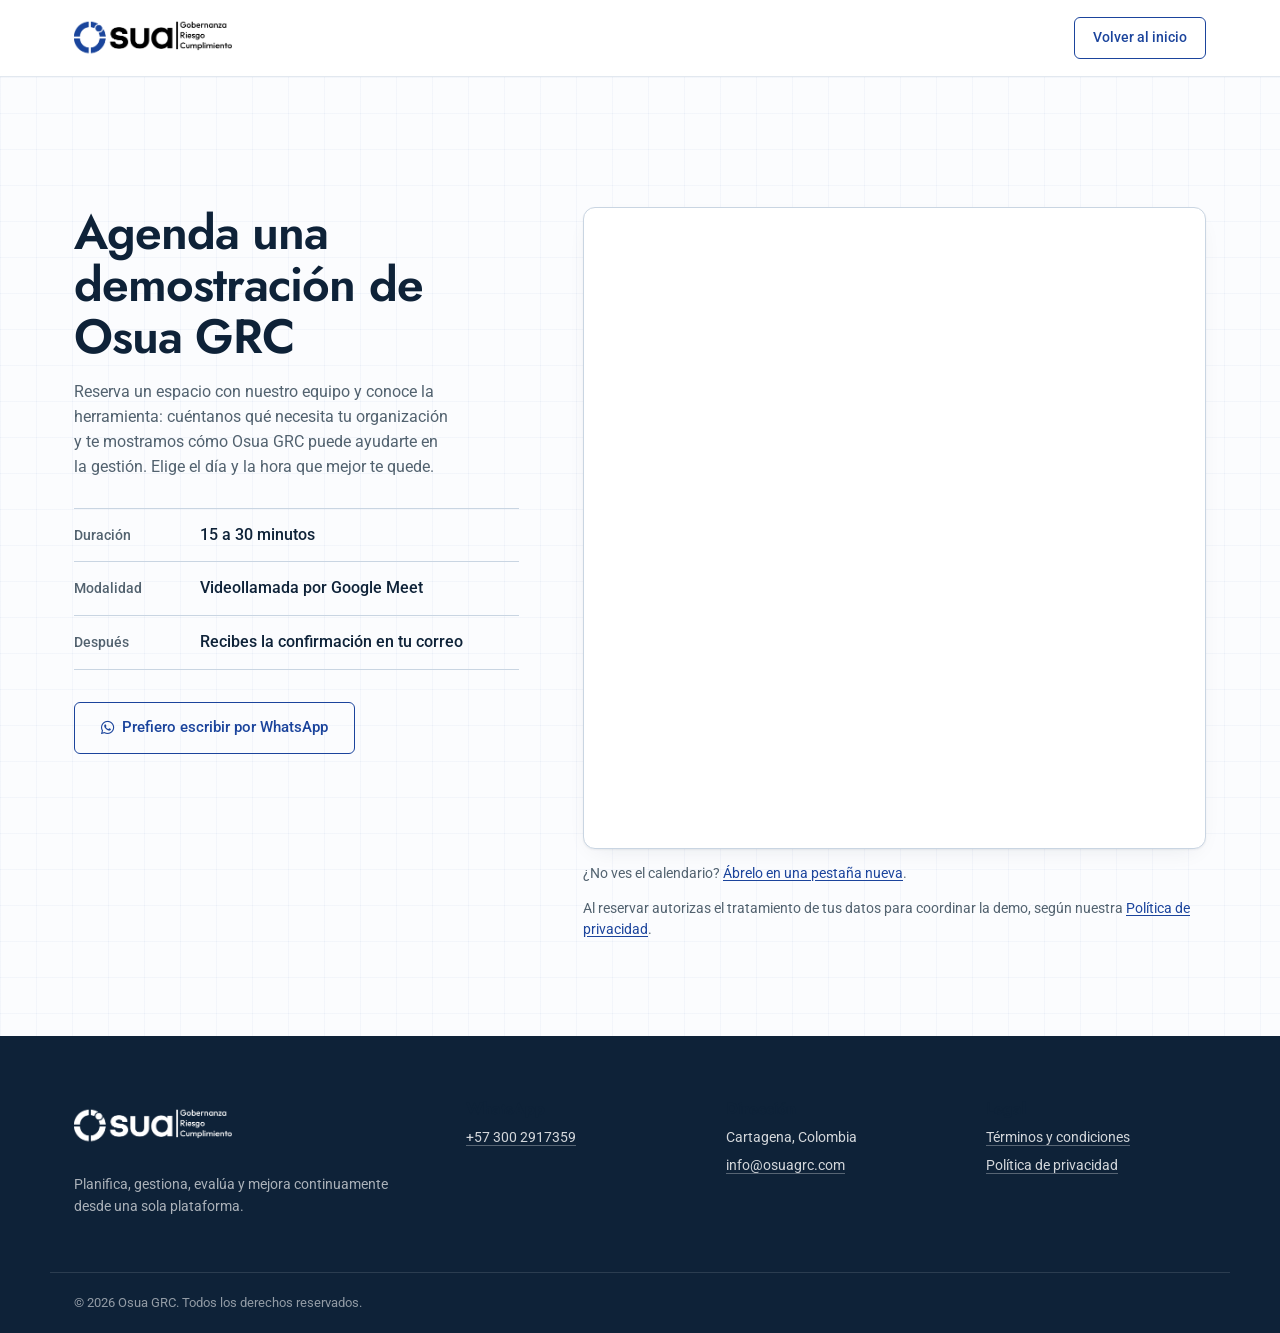
<file: agendar.html>
<!DOCTYPE html>
<html lang="es-419">
<head>
<meta charset="UTF-8">
<meta name="viewport" content="width=device-width, initial-scale=1.0">
<title>Agenda una demostración del software | Osua GRC</title>
<meta name="description" content="Agenda una demostración de Osua GRC y descubre cómo centralizar la gestión de riesgos, cumplimiento normativo y auditorías en tu organización.">
<meta name="color-scheme" content="light">
<meta property="og:type" content="website">
<meta property="og:locale" content="es_LA">
<meta property="og:site_name" content="Osua GRC">
<meta property="og:title" content="Agenda una demostración del software | Osua GRC">
<meta property="og:description" content="Agenda una demostración de Osua GRC y descubre cómo centralizar la gestión de riesgos, cumplimiento normativo y auditorías en tu organización.">
<meta property="og:image" content="https://osuagrc.com/assets/logo_osua_fondo_claro.png">
<meta name="twitter:card" content="summary">
<meta name="twitter:site" content="@OsuaGRC">
<meta name="twitter:title" content="Agenda una demostración del software | Osua GRC">
<meta name="twitter:description" content="Agenda una demostración de Osua GRC y descubre cómo centralizar la gestión de riesgos, cumplimiento normativo y auditorías en tu organización.">
<meta name="twitter:image" content="https://osuagrc.com/assets/logo_osua_fondo_claro.png">
<link rel="canonical" href="https://osuagrc.com/agendar.html">
<meta property="og:url" content="https://osuagrc.com/agendar.html">

<link rel="icon" href="favicon/favicon.ico" sizes="any">
<link rel="apple-touch-icon" href="favicon/apple-icon-180x180.png">
<meta name="theme-color" content="#1B449C">
<link rel="preconnect" href="https://fonts.googleapis.com">
<link rel="preconnect" href="https://fonts.gstatic.com" crossorigin>
<link href="https://fonts.googleapis.com/css2?family=Jost:wght@500;600;700&family=Roboto:wght@400;500;700&display=swap" rel="stylesheet">
<link rel="stylesheet" href="https://cdnjs.cloudflare.com/ajax/libs/font-awesome/6.5.2/css/all.min.css">
<link rel="stylesheet" href="css/styles.min.css">
<!-- Google tag (gtag.js) -->
<script async src="https://www.googletagmanager.com/gtag/js?id=G-771WNQEZC4"></script>
<script>
  window.dataLayer = window.dataLayer || [];
  function gtag(){dataLayer.push(arguments);}
  gtag('js', new Date());
  gtag('config', 'G-771WNQEZC4');
</script>
</head>
<body>
<a class="skip-link" href="#contenido">Saltar al contenido</a>

<header class="site-header" id="top">
  <div class="wrap header-inner">
    <a href="./" class="brand" aria-label="Osua GRC — Inicio">
      <span class="logo-slot logo-slot--header" data-fallback="Osua GRC">
        <img src="assets/logo_osua_fondo_claro.png" alt="Osua GRC" class="logo-img"
             onerror="this.style.display='none'; this.parentElement.classList.add('logo-slot--empty')">
      </span>
    </a>

    <div class="header-actions">
      <a href="./" class="btn btn-ghost btn-small">Volver al inicio</a>
    </div>
  </div>
</header>

<main id="contenido">
  <section class="schedule">
    <div class="wrap schedule-layout">

      <div class="schedule-copy">
        <h1>Agenda una demostración de Osua GRC</h1>
        <p>Reserva un espacio con nuestro equipo y conoce la herramienta: cuéntanos qué necesita tu organización y te mostramos cómo Osua GRC puede ayudarte en la gestión. Elige el día y la hora que mejor te quede.</p>

        <dl class="schedule-facts">
          <div><dt>Duración</dt><dd>15 a 30 minutos</dd></div>
          <div><dt>Modalidad</dt><dd>Videollamada por Google Meet</dd></div>
          <div><dt>Después</dt><dd>Recibes la confirmación en tu correo</dd></div>
        </dl>

        <a href="https://wa.me/573002917359?text=Hola%2C%20quiero%20coordinar%20una%20demo%20de%20Osua%20GRC." class="btn btn-ghost" target="_blank" rel="noopener noreferrer"><i class="fa-brands fa-whatsapp" aria-hidden="true"></i>Prefiero escribir por WhatsApp<span class="sr-only"> (se abre en una pestaña nueva)</span></a>
      </div>

      <div class="schedule-side">
        <div class="schedule-embed">
          <!-- Google Calendar Appointment Scheduling begin -->
          <iframe title="Calendario para agendar una demostración" src="https://calendar.google.com/calendar/appointments/schedules/AcZssZ0TLtAGdslttrOlmgiT9R0nOkjYJsqf-tF7rSjjc9x2bI6R0Y5rpnsgNqXYeGsXf5OQinMYZrm6?gv=true" style="border: 0" width="100%" height="600" frameborder="0"></iframe>
          <!-- end Google Calendar Appointment Scheduling -->
        </div>
        <p class="schedule-note">¿No ves el calendario? <a href="https://calendar.google.com/calendar/appointments/schedules/AcZssZ0TLtAGdslttrOlmgiT9R0nOkjYJsqf-tF7rSjjc9x2bI6R0Y5rpnsgNqXYeGsXf5OQinMYZrm6" target="_blank" rel="noopener noreferrer">Ábrelo en una pestaña nueva<span class="sr-only"> (Google Calendar)</span></a>.</p>
        <p class="schedule-note">Al reservar autorizas el tratamiento de tus datos para coordinar la demo, según nuestra <a href="privacidad.html">Política de privacidad</a>.</p>
      </div>

    </div>
  </section>
</main>

<footer class="site-footer">
  <div class="wrap footer-inner">
    <div class="footer-brand">
      <span class="logo-slot logo-slot--footer" data-fallback="Osua GRC">
        <img src="assets/logo_osua_fondo_oscuro.png" alt="Osua GRC" class="logo-img"
             onerror="this.style.display='none'; this.parentElement.classList.add('logo-slot--empty')">
      </span>
      <p>Planifica, gestiona, evalúa y mejora continuamente desde una sola plataforma.</p>
    </div>

    <div class="footer-col">
      <h4>WhatsApp</h4>
      <p><a href="https://wa.me/573002917359" target="_blank" rel="noopener noreferrer">+57 300 2917359</a></p>
    </div>

    <div class="footer-col">
      <h4>Dirección</h4>
      <p>Cartagena, Colombia</p>
      <p><a href="mailto:info@osuagrc.com">info@osuagrc.com</a></p>
    </div>

    <div class="footer-col">
      <h4>Legal</h4>
      <p><a href="terminos.html">Términos y condiciones</a></p>
      <p><a href="privacidad.html">Política de privacidad</a></p>
    </div>
  </div>

  <div class="wrap footer-bottom">
    <p>&copy; <span id="year"></span> Osua GRC. Todos los derechos reservados.</p>
  </div>
</footer>

<button id="backToTop" class="back-to-top" aria-label="Volver arriba" type="button">
  <i class="fa-solid fa-arrow-up"></i>
</button>

<script src="js/script.min.js" defer></script>
</body>
</html>
</file>
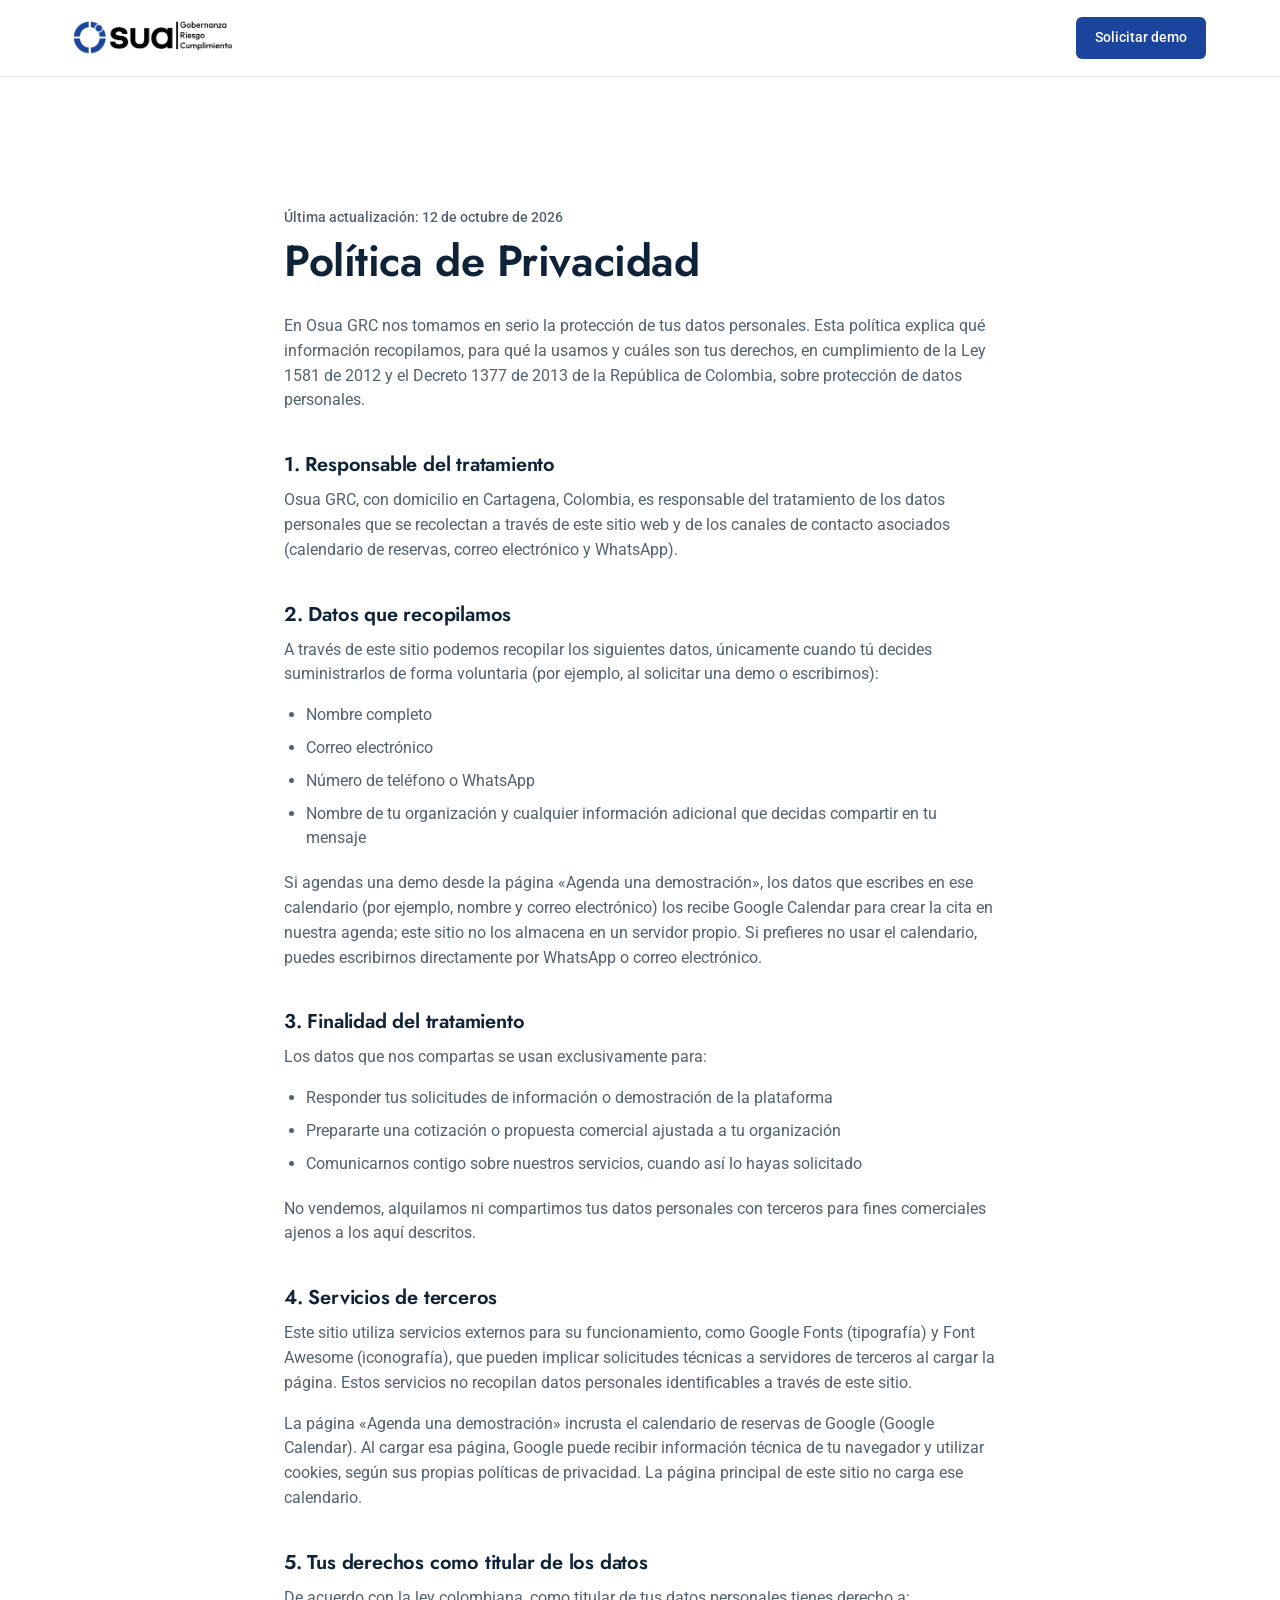
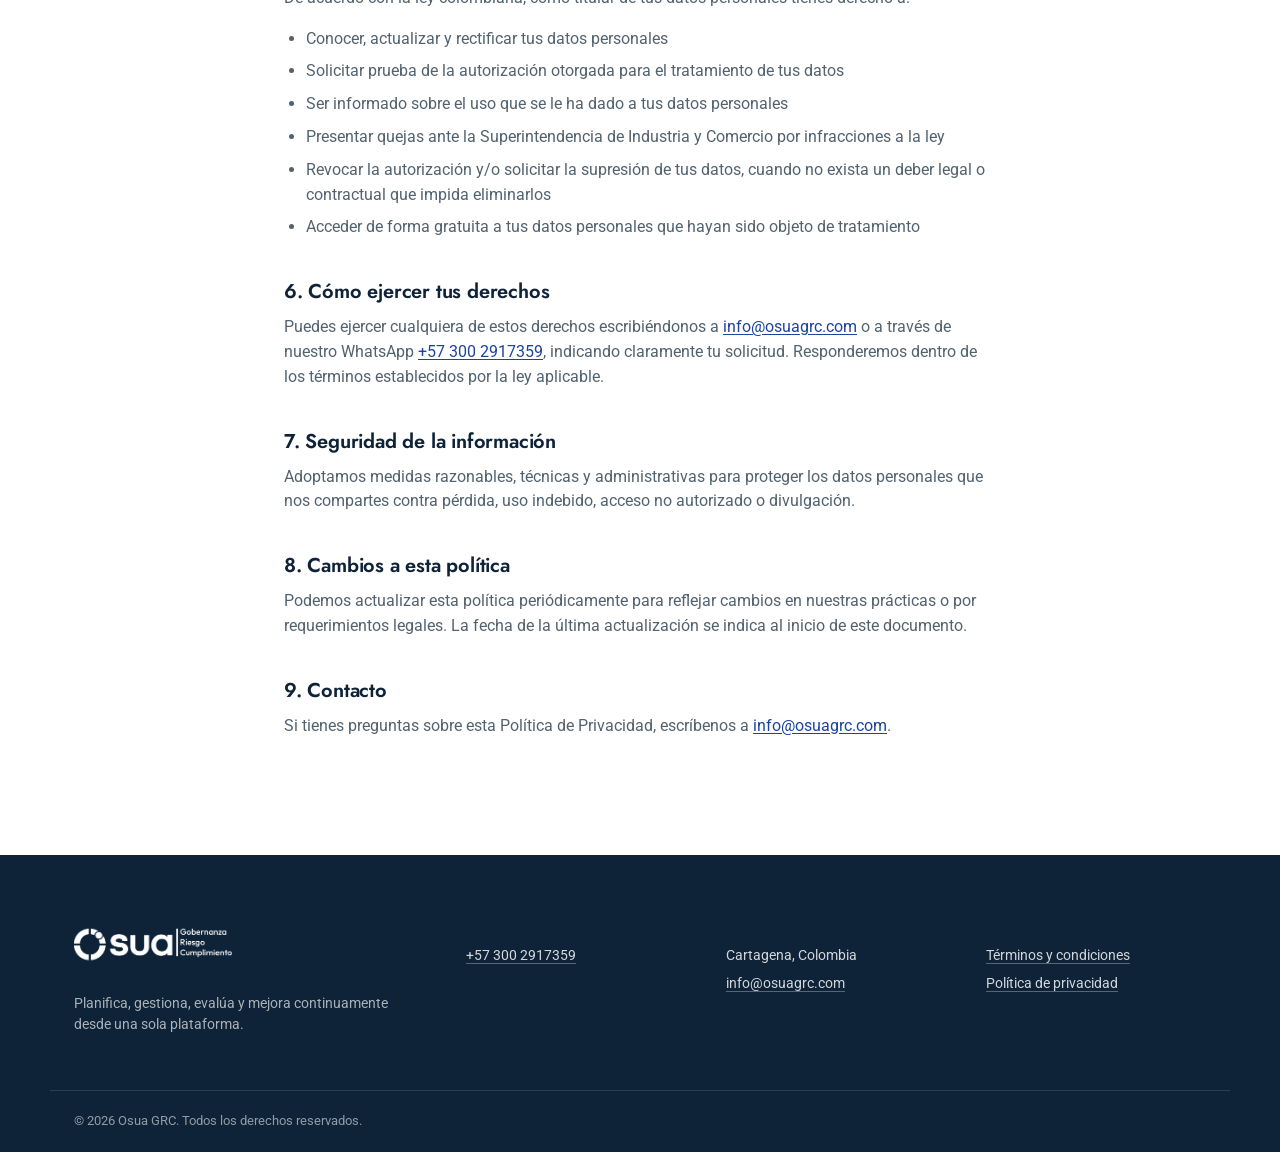
<file: privacidad.html>
<!DOCTYPE html>
<html lang="es-419">
<head>
<meta charset="UTF-8">
<meta name="viewport" content="width=device-width, initial-scale=1.0">
<title>Política de privacidad | Osua GRC</title>
<meta name="description" content="Conoce cómo Osua GRC trata y protege tus datos personales, las finalidades del tratamiento y los canales para ejercer tus derechos.">
<meta name="color-scheme" content="light">
<meta property="og:type" content="website">
<meta property="og:locale" content="es_LA">
<meta property="og:site_name" content="Osua GRC">
<meta property="og:title" content="Política de privacidad | Osua GRC">
<meta property="og:description" content="Conoce cómo Osua GRC trata y protege tus datos personales, las finalidades del tratamiento y los canales para ejercer tus derechos.">
<meta property="og:image" content="https://osuagrc.com/assets/logo_osua_fondo_claro.png">
<meta name="twitter:card" content="summary">
<meta name="twitter:site" content="@OsuaGRC">
<meta name="twitter:title" content="Política de privacidad | Osua GRC">
<meta name="twitter:description" content="Conoce cómo Osua GRC trata y protege tus datos personales, las finalidades del tratamiento y los canales para ejercer tus derechos.">
<meta name="twitter:image" content="https://osuagrc.com/assets/logo_osua_fondo_claro.png">
<link rel="canonical" href="https://osuagrc.com/privacidad.html">
<meta property="og:url" content="https://osuagrc.com/privacidad.html">

<link rel="icon" href="favicon/favicon.ico" sizes="any">
<link rel="apple-touch-icon" href="favicon/apple-icon-180x180.png">
<meta name="theme-color" content="#1B449C">
<link rel="preconnect" href="https://fonts.googleapis.com">
<link rel="preconnect" href="https://fonts.gstatic.com" crossorigin>
<link href="https://fonts.googleapis.com/css2?family=Jost:wght@500;600;700&family=Roboto:wght@400;500;700&display=swap" rel="stylesheet">
<link rel="stylesheet" href="https://cdnjs.cloudflare.com/ajax/libs/font-awesome/6.5.2/css/all.min.css">
<link rel="stylesheet" href="css/styles.min.css">
<!-- Google tag (gtag.js) -->
<script async src="https://www.googletagmanager.com/gtag/js?id=G-771WNQEZC4"></script>
<script>
  window.dataLayer = window.dataLayer || [];
  function gtag(){dataLayer.push(arguments);}
  gtag('js', new Date());
  gtag('config', 'G-771WNQEZC4');
</script>
</head>
<body>
<a class="skip-link" href="#contenido">Saltar al contenido</a>

<header class="site-header" id="top">
  <div class="wrap header-inner">
    <a href="./" class="brand" aria-label="Osua GRC — Inicio">
      <span class="logo-slot logo-slot--header" data-fallback="Osua GRC">
        <img src="assets/logo_osua_fondo_claro.png" alt="Osua GRC" class="logo-img"
             onerror="this.style.display='none'; this.parentElement.classList.add('logo-slot--empty')">
      </span>
    </a>

    <div class="header-actions">
      <a href="agendar.html" class="btn btn-primary btn-small">Solicitar demo</a>
    </div>
  </div>
</header>

<main id="contenido">
  <section class="legal-page">
    <div class="wrap legal-content">
      <p class="legal-updated">Última actualización: 12 de octubre de 2026</p>
      <h1>Política de Privacidad</h1>
      <p>En Osua GRC nos tomamos en serio la protección de tus datos personales. Esta política explica qué información recopilamos, para qué la usamos y cuáles son tus derechos, en cumplimiento de la Ley 1581 de 2012 y el Decreto 1377 de 2013 de la República de Colombia, sobre protección de datos personales.</p>

      <h2>1. Responsable del tratamiento</h2>
      <p>Osua GRC, con domicilio en Cartagena, Colombia, es responsable del tratamiento de los datos personales que se recolectan a través de este sitio web y de los canales de contacto asociados (calendario de reservas, correo electrónico y WhatsApp).</p>

      <h2>2. Datos que recopilamos</h2>
      <p>A través de este sitio podemos recopilar los siguientes datos, únicamente cuando tú decides suministrarlos de forma voluntaria (por ejemplo, al solicitar una demo o escribirnos):</p>
      <ul>
        <li>Nombre completo</li>
        <li>Correo electrónico</li>
        <li>Número de teléfono o WhatsApp</li>
        <li>Nombre de tu organización y cualquier información adicional que decidas compartir en tu mensaje</li>
      </ul>
      <p>Si agendas una demo desde la página «Agenda una demostración», los datos que escribes en ese calendario (por ejemplo, nombre y correo electrónico) los recibe Google Calendar para crear la cita en nuestra agenda; este sitio no los almacena en un servidor propio. Si prefieres no usar el calendario, puedes escribirnos directamente por WhatsApp o correo electrónico.</p>

      <h2>3. Finalidad del tratamiento</h2>
      <p>Los datos que nos compartas se usan exclusivamente para:</p>
      <ul>
        <li>Responder tus solicitudes de información o demostración de la plataforma</li>
        <li>Prepararte una cotización o propuesta comercial ajustada a tu organización</li>
        <li>Comunicarnos contigo sobre nuestros servicios, cuando así lo hayas solicitado</li>
      </ul>
      <p>No vendemos, alquilamos ni compartimos tus datos personales con terceros para fines comerciales ajenos a los aquí descritos.</p>

      <h2>4. Servicios de terceros</h2>
      <p>Este sitio utiliza servicios externos para su funcionamiento, como Google Fonts (tipografía) y Font Awesome (iconografía), que pueden implicar solicitudes técnicas a servidores de terceros al cargar la página. Estos servicios no recopilan datos personales identificables a través de este sitio.</p>
      <p>La página «Agenda una demostración» incrusta el calendario de reservas de Google (Google Calendar). Al cargar esa página, Google puede recibir información técnica de tu navegador y utilizar cookies, según sus propias políticas de privacidad. La página principal de este sitio no carga ese calendario.</p>

      <h2>5. Tus derechos como titular de los datos</h2>
      <p>De acuerdo con la ley colombiana, como titular de tus datos personales tienes derecho a:</p>
      <ul>
        <li>Conocer, actualizar y rectificar tus datos personales</li>
        <li>Solicitar prueba de la autorización otorgada para el tratamiento de tus datos</li>
        <li>Ser informado sobre el uso que se le ha dado a tus datos personales</li>
        <li>Presentar quejas ante la Superintendencia de Industria y Comercio por infracciones a la ley</li>
        <li>Revocar la autorización y/o solicitar la supresión de tus datos, cuando no exista un deber legal o contractual que impida eliminarlos</li>
        <li>Acceder de forma gratuita a tus datos personales que hayan sido objeto de tratamiento</li>
      </ul>

      <h2>6. Cómo ejercer tus derechos</h2>
      <p>Puedes ejercer cualquiera de estos derechos escribiéndonos a <a href="mailto:info@osuagrc.com">info@osuagrc.com</a> o a través de nuestro WhatsApp <a href="https://wa.me/573002917359" target="_blank" rel="noopener noreferrer">+57 300 2917359</a>, indicando claramente tu solicitud. Responderemos dentro de los términos establecidos por la ley aplicable.</p>

      <h2>7. Seguridad de la información</h2>
      <p>Adoptamos medidas razonables, técnicas y administrativas para proteger los datos personales que nos compartes contra pérdida, uso indebido, acceso no autorizado o divulgación.</p>

      <h2>8. Cambios a esta política</h2>
      <p>Podemos actualizar esta política periódicamente para reflejar cambios en nuestras prácticas o por requerimientos legales. La fecha de la última actualización se indica al inicio de este documento.</p>

      <h2>9. Contacto</h2>
      <p>Si tienes preguntas sobre esta Política de Privacidad, escríbenos a <a href="mailto:info@osuagrc.com">info@osuagrc.com</a>.</p>
    </div>
  </section>
</main>

<footer class="site-footer">
  <div class="wrap footer-inner">
    <div class="footer-brand">
      <span class="logo-slot logo-slot--footer" data-fallback="Osua GRC">
        <img src="assets/logo_osua_fondo_oscuro.png" alt="Osua GRC" class="logo-img"
             onerror="this.style.display='none'; this.parentElement.classList.add('logo-slot--empty')">
      </span>
      <p>Planifica, gestiona, evalúa y mejora continuamente desde una sola plataforma.</p>
    </div>

    <div class="footer-col">
      <h4>WhatsApp</h4>
      <p><a href="https://wa.me/573002917359" target="_blank" rel="noopener noreferrer">+57 300 2917359</a></p>
    </div>

    <div class="footer-col">
      <h4>Dirección</h4>
      <p>Cartagena, Colombia</p>
      <p><a href="mailto:info@osuagrc.com">info@osuagrc.com</a></p>
    </div>

    <div class="footer-col">
      <h4>Legal</h4>
      <p><a href="terminos.html">Términos y condiciones</a></p>
      <p><a href="privacidad.html">Política de privacidad</a></p>
    </div>
  </div>

  <div class="wrap footer-bottom">
    <p>&copy; <span id="year"></span> Osua GRC. Todos los derechos reservados.</p>
  </div>
</footer>

<button id="backToTop" class="back-to-top" aria-label="Volver arriba" type="button">
  <i class="fa-solid fa-arrow-up"></i>
</button>

<script src="js/script.min.js" defer></script>
</body>
</html>
</file>
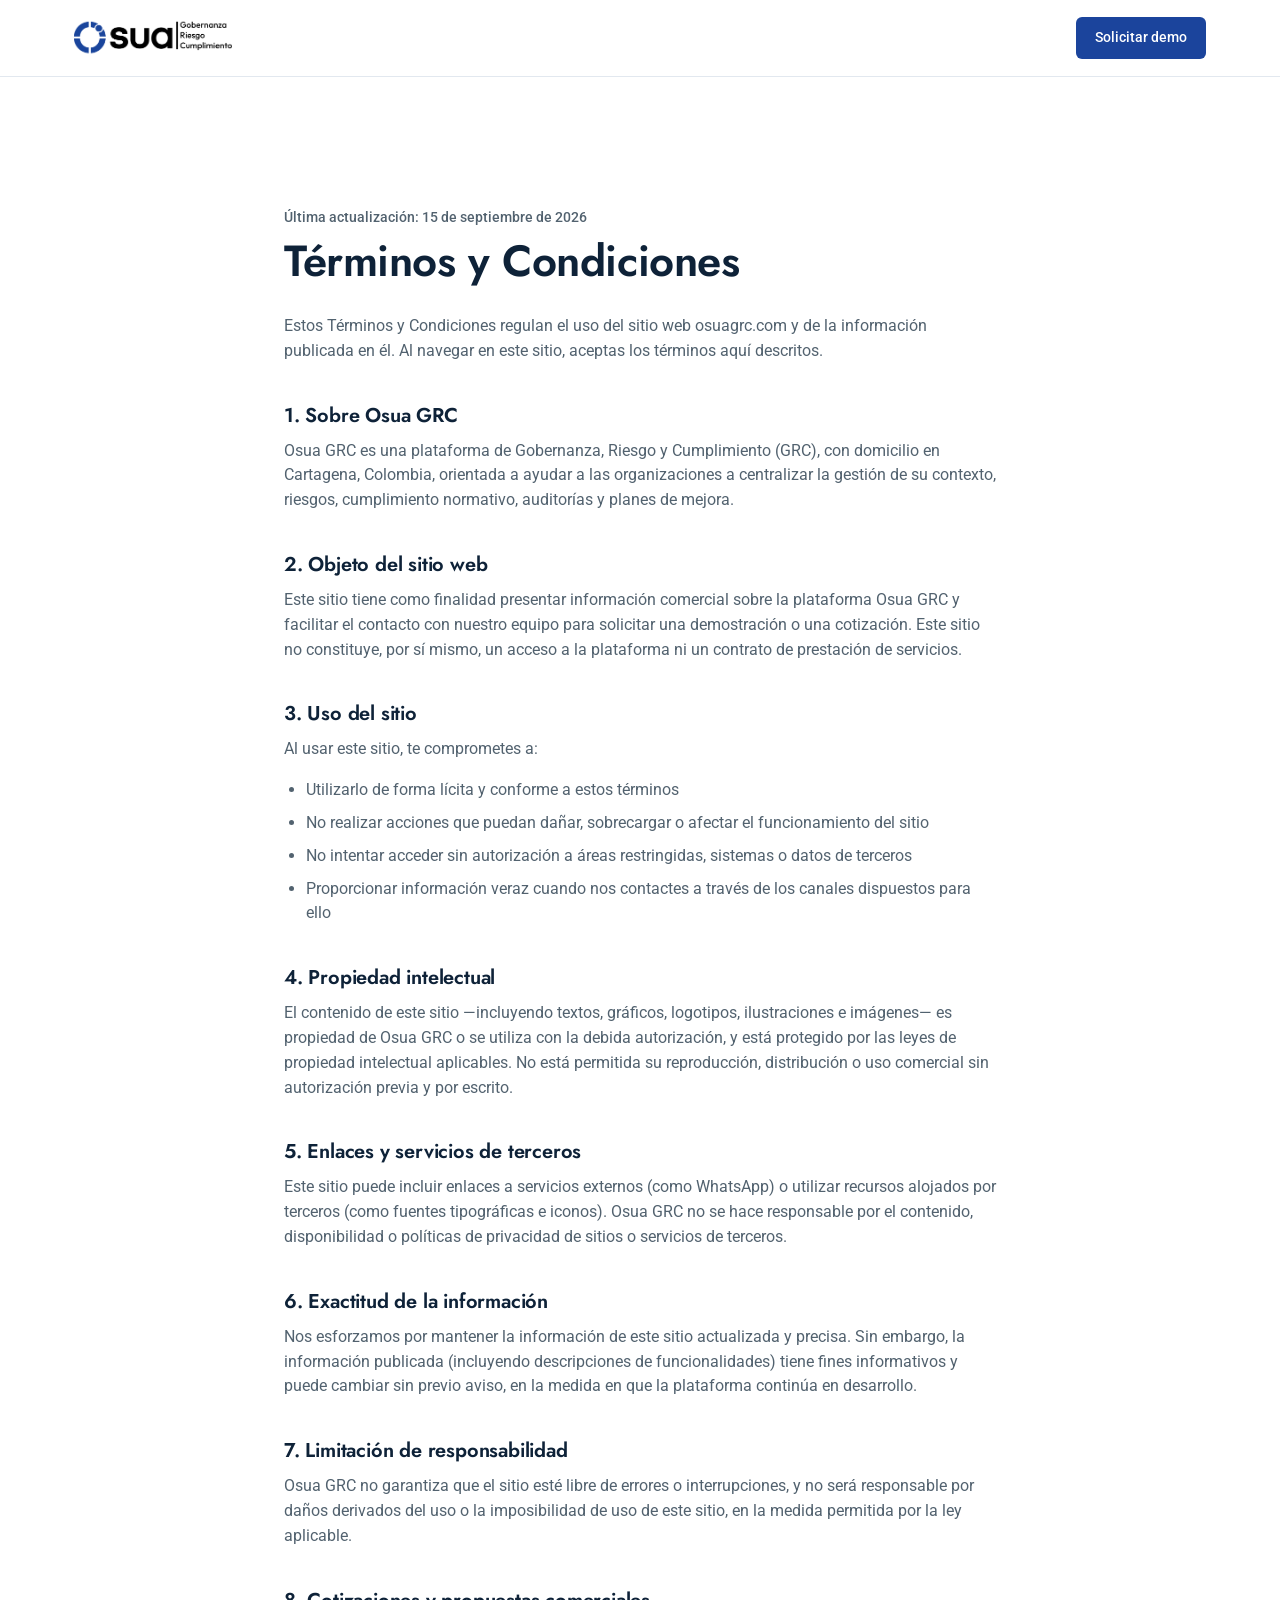
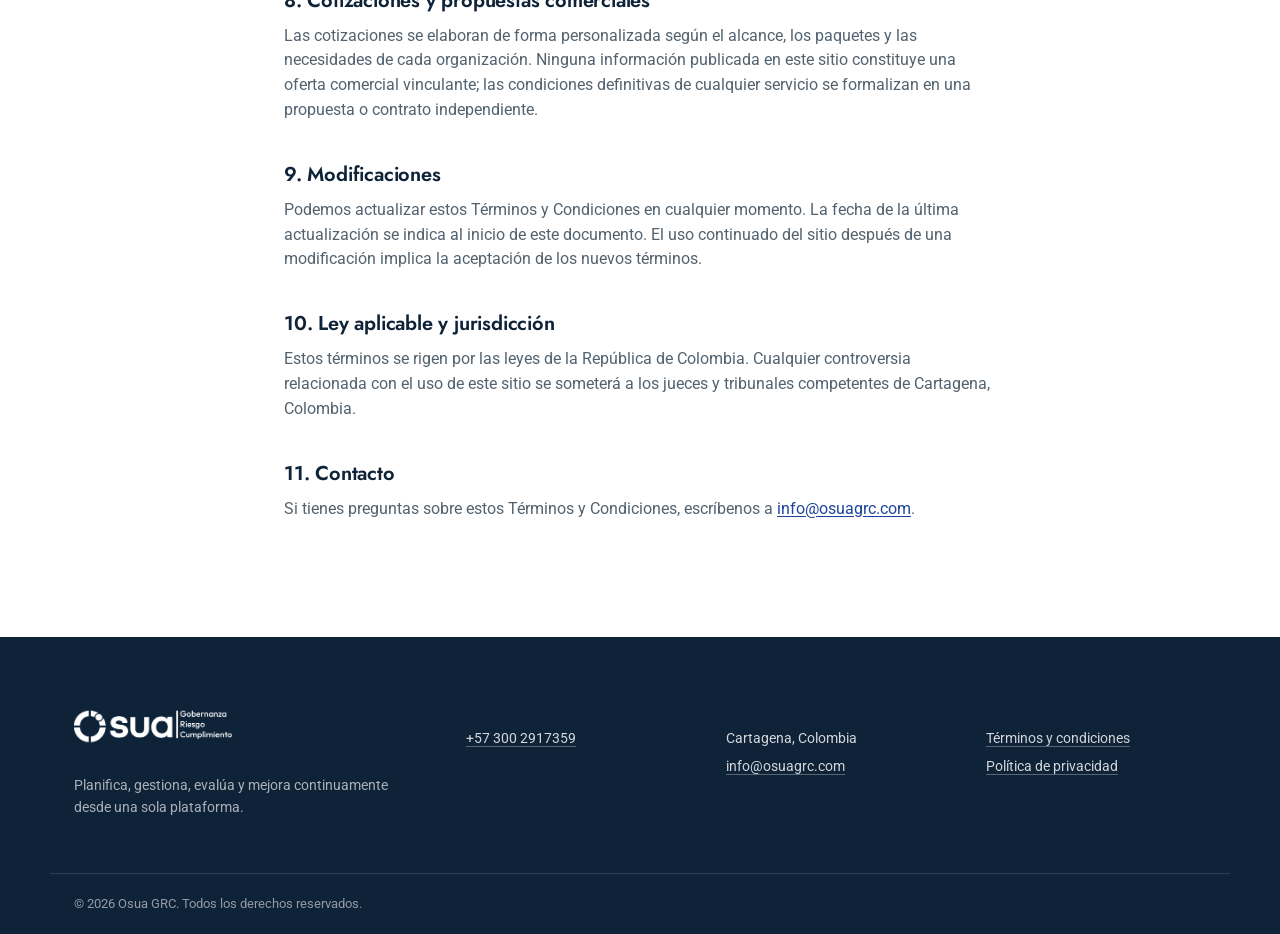
<file: terminos.html>
<!DOCTYPE html>
<html lang="es-419">
<head>
<meta charset="UTF-8">
<meta name="viewport" content="width=device-width, initial-scale=1.0">
<title>Términos y condiciones | Osua GRC</title>
<meta name="description" content="Consulta los términos y condiciones de uso del sitio web de Osua GRC y las condiciones aplicables a su información y servicios.">
<meta name="color-scheme" content="light">
<meta property="og:type" content="website">
<meta property="og:locale" content="es_LA">
<meta property="og:site_name" content="Osua GRC">
<meta property="og:title" content="Términos y condiciones | Osua GRC">
<meta property="og:description" content="Consulta los términos y condiciones de uso del sitio web de Osua GRC y las condiciones aplicables a su información y servicios.">
<meta property="og:image" content="https://osuagrc.com/assets/logo_osua_fondo_claro.png">
<meta name="twitter:card" content="summary">
<meta name="twitter:site" content="@OsuaGRC">
<meta name="twitter:title" content="Términos y condiciones | Osua GRC">
<meta name="twitter:description" content="Consulta los términos y condiciones de uso del sitio web de Osua GRC y las condiciones aplicables a su información y servicios.">
<meta name="twitter:image" content="https://osuagrc.com/assets/logo_osua_fondo_claro.png">
<link rel="canonical" href="https://osuagrc.com/terminos.html">
<meta property="og:url" content="https://osuagrc.com/terminos.html">

<link rel="icon" href="favicon/favicon.ico" sizes="any">
<link rel="apple-touch-icon" href="favicon/apple-icon-180x180.png">
<meta name="theme-color" content="#1B449C">
<link rel="preconnect" href="https://fonts.googleapis.com">
<link rel="preconnect" href="https://fonts.gstatic.com" crossorigin>
<link href="https://fonts.googleapis.com/css2?family=Jost:wght@500;600;700&family=Roboto:wght@400;500;700&display=swap" rel="stylesheet">
<link rel="stylesheet" href="https://cdnjs.cloudflare.com/ajax/libs/font-awesome/6.5.2/css/all.min.css">
<link rel="stylesheet" href="css/styles.min.css">
<!-- Google tag (gtag.js) -->
<script async src="https://www.googletagmanager.com/gtag/js?id=G-771WNQEZC4"></script>
<script>
  window.dataLayer = window.dataLayer || [];
  function gtag(){dataLayer.push(arguments);}
  gtag('js', new Date());
  gtag('config', 'G-771WNQEZC4');
</script>
</head>
<body>
<a class="skip-link" href="#contenido">Saltar al contenido</a>

<header class="site-header" id="top">
  <div class="wrap header-inner">
    <a href="./" class="brand" aria-label="Osua GRC — Inicio">
      <span class="logo-slot logo-slot--header" data-fallback="Osua GRC">
        <img src="assets/logo_osua_fondo_claro.png" alt="Osua GRC" class="logo-img"
             onerror="this.style.display='none'; this.parentElement.classList.add('logo-slot--empty')">
      </span>
    </a>

    <div class="header-actions">
      <a href="agendar.html" class="btn btn-primary btn-small">Solicitar demo</a>
    </div>
  </div>
</header>

<main id="contenido">
  <section class="legal-page">
    <div class="wrap legal-content">
      <p class="legal-updated">Última actualización: 15 de septiembre de 2026</p>
      <h1>Términos y Condiciones</h1>
      <p>Estos Términos y Condiciones regulan el uso del sitio web osuagrc.com y de la información publicada en él. Al navegar en este sitio, aceptas los términos aquí descritos.</p>

      <h2>1. Sobre Osua GRC</h2>
      <p>Osua GRC es una plataforma de Gobernanza, Riesgo y Cumplimiento (GRC), con domicilio en Cartagena, Colombia, orientada a ayudar a las organizaciones a centralizar la gestión de su contexto, riesgos, cumplimiento normativo, auditorías y planes de mejora.</p>

      <h2>2. Objeto del sitio web</h2>
      <p>Este sitio tiene como finalidad presentar información comercial sobre la plataforma Osua GRC y facilitar el contacto con nuestro equipo para solicitar una demostración o una cotización. Este sitio no constituye, por sí mismo, un acceso a la plataforma ni un contrato de prestación de servicios.</p>

      <h2>3. Uso del sitio</h2>
      <p>Al usar este sitio, te comprometes a:</p>
      <ul>
        <li>Utilizarlo de forma lícita y conforme a estos términos</li>
        <li>No realizar acciones que puedan dañar, sobrecargar o afectar el funcionamiento del sitio</li>
        <li>No intentar acceder sin autorización a áreas restringidas, sistemas o datos de terceros</li>
        <li>Proporcionar información veraz cuando nos contactes a través de los canales dispuestos para ello</li>
      </ul>

      <h2>4. Propiedad intelectual</h2>
      <p>El contenido de este sitio —incluyendo textos, gráficos, logotipos, ilustraciones e imágenes— es propiedad de Osua GRC o se utiliza con la debida autorización, y está protegido por las leyes de propiedad intelectual aplicables. No está permitida su reproducción, distribución o uso comercial sin autorización previa y por escrito.</p>

      <h2>5. Enlaces y servicios de terceros</h2>
      <p>Este sitio puede incluir enlaces a servicios externos (como WhatsApp) o utilizar recursos alojados por terceros (como fuentes tipográficas e iconos). Osua GRC no se hace responsable por el contenido, disponibilidad o políticas de privacidad de sitios o servicios de terceros.</p>

      <h2>6. Exactitud de la información</h2>
      <p>Nos esforzamos por mantener la información de este sitio actualizada y precisa. Sin embargo, la información publicada (incluyendo descripciones de funcionalidades) tiene fines informativos y puede cambiar sin previo aviso, en la medida en que la plataforma continúa en desarrollo.</p>

      <h2>7. Limitación de responsabilidad</h2>
      <p>Osua GRC no garantiza que el sitio esté libre de errores o interrupciones, y no será responsable por daños derivados del uso o la imposibilidad de uso de este sitio, en la medida permitida por la ley aplicable.</p>

      <h2>8. Cotizaciones y propuestas comerciales</h2>
      <p>Las cotizaciones se elaboran de forma personalizada según el alcance, los paquetes y las necesidades de cada organización. Ninguna información publicada en este sitio constituye una oferta comercial vinculante; las condiciones definitivas de cualquier servicio se formalizan en una propuesta o contrato independiente.</p>

      <h2>9. Modificaciones</h2>
      <p>Podemos actualizar estos Términos y Condiciones en cualquier momento. La fecha de la última actualización se indica al inicio de este documento. El uso continuado del sitio después de una modificación implica la aceptación de los nuevos términos.</p>

      <h2>10. Ley aplicable y jurisdicción</h2>
      <p>Estos términos se rigen por las leyes de la República de Colombia. Cualquier controversia relacionada con el uso de este sitio se someterá a los jueces y tribunales competentes de Cartagena, Colombia.</p>

      <h2>11. Contacto</h2>
      <p>Si tienes preguntas sobre estos Términos y Condiciones, escríbenos a <a href="mailto:info@osuagrc.com">info@osuagrc.com</a>.</p>
    </div>
  </section>
</main>

<footer class="site-footer">
  <div class="wrap footer-inner">
    <div class="footer-brand">
      <span class="logo-slot logo-slot--footer" data-fallback="Osua GRC">
        <img src="assets/logo_osua_fondo_oscuro.png" alt="Osua GRC" class="logo-img"
             onerror="this.style.display='none'; this.parentElement.classList.add('logo-slot--empty')">
      </span>
      <p>Planifica, gestiona, evalúa y mejora continuamente desde una sola plataforma.</p>
    </div>

    <div class="footer-col">
      <h4>WhatsApp</h4>
      <p><a href="https://wa.me/573002917359" target="_blank" rel="noopener noreferrer">+57 300 2917359</a></p>
    </div>

    <div class="footer-col">
      <h4>Dirección</h4>
      <p>Cartagena, Colombia</p>
      <p><a href="mailto:info@osuagrc.com">info@osuagrc.com</a></p>
    </div>

    <div class="footer-col">
      <h4>Legal</h4>
      <p><a href="terminos.html">Términos y condiciones</a></p>
      <p><a href="privacidad.html">Política de privacidad</a></p>
    </div>
  </div>

  <div class="wrap footer-bottom">
    <p>&copy; <span id="year"></span> Osua GRC. Todos los derechos reservados.</p>
  </div>
</footer>

<button id="backToTop" class="back-to-top" aria-label="Volver arriba" type="button">
  <i class="fa-solid fa-arrow-up"></i>
</button>

<script src="js/script.min.js" defer></script>
</body>
</html>
</file>
<file: css/styles.min.css>
:root{--navy-900:#0E2238;--navy-800:#12283F;--navy-700:#1B449C;--blue-500:#3A63C4;--blue-100:#E8EEFA;--gold-500:#C68A3D;--gold-100:#F7ECDA;--bg-soft:#F5F8FB;--bg-warm:#FBFCFE;--white:#FFFFFF;--ink:#16202B;--ink-soft:#52626F;--line:#E2E8EF;--line-strong:#C9D5E2;--font-display:'Jost','Roboto',-apple-system,BlinkMacSystemFont,'Segoe UI',sans-serif;--gold-700:#8A5A1A;--font:'Roboto',-apple-system,BlinkMacSystemFont,'Segoe UI',sans-serif;--radius-s:6px;--radius-m:12px;--radius-l:20px;--shadow-card:0 1px 2px rgba(14,34,56,0.06),0 8px 24px -12px rgba(14,34,56,0.12);--header-h:76px;--wrap:1180px}*,*::before,*::after{box-sizing:border-box}html{scroll-behavior:smooth;scroll-padding-top:var(--header-h)}@media (prefers-reduced-motion:reduce){html{scroll-behavior:auto}*{animation-duration:0.001ms !important;animation-iteration-count:1 !important;transition-duration:0.001ms !important}}body{margin:0;font-family:var(--font);font-weight:400;color:var(--ink);background:var(--white);line-height:1.55;-webkit-font-smoothing:antialiased}h1,h2,h3,h4{font-family:var(--font-display);color:var(--navy-900);margin:0 0 0.5em;line-height:1.15}h1{font-weight:600;font-size:clamp(2rem,3.4vw,2.75rem);letter-spacing:-0.01em}h2{font-weight:600;font-size:clamp(1.6rem,2.6vw,2.1rem);letter-spacing:-0.01em}h3{font-weight:600;font-size:1.2rem}p{margin:0 0 1em;color:var(--ink-soft);max-width:62ch}a{color:inherit;text-decoration:none}ul{list-style:none;margin:0;padding:0}img,svg{display:block;max-width:100%;height:auto}.wrap{width:100%;max-width:var(--wrap);margin:0 auto;padding:0 24px;position:relative;z-index:1}.section-mark{position:absolute;z-index:0;max-width:none;pointer-events:none;user-select:none;opacity:0.07;width:clamp(260px,60vw,560px)}.section-mark--hero{top:clamp(-140px,-22vw,-60px);right:clamp(-140px,-22vw,-60px);width:clamp(300px,65vw,620px)}.section-mark--solutions{bottom:clamp(-160px,-24vw,-70px);left:clamp(-160px,-24vw,-70px);width:clamp(280px,62vw,540px);transform:rotate(-6deg)}.section-mark--cta{top:clamp(-140px,-22vw,-60px);right:clamp(-130px,-20vw,-50px);width:clamp(280px,60vw,520px);opacity:0.09}.btn{display:inline-flex;align-items:center;justify-content:center;gap:8px;padding:13px 26px;border-radius:var(--radius-s);font-weight:500;font-size:0.95rem;border:1.5px solid transparent;cursor:pointer;transition:background-color 0.15s ease,border-color 0.15s ease,color 0.15s ease,transform 0.1s ease}.btn:active{transform:translateY(1px)}.btn-primary{background:var(--navy-700);color:var(--white)}.btn-primary:hover{background:var(--blue-500)}.btn-ghost{background:transparent;color:var(--navy-700);border-color:var(--navy-700)}.btn-ghost:hover{background:var(--blue-100)}.btn-small{padding:9px 18px;font-size:0.875rem}.btn-light{background:var(--white);color:var(--navy-900)}.btn-light:hover{background:var(--blue-100)}.btn:focus-visible,a:focus-visible,input:focus-visible,button:focus-visible{outline:2.5px solid var(--gold-500);outline-offset:2px}.site-header{position:sticky;top:0;z-index:100;background:rgba(255,255,255,0.92);backdrop-filter:saturate(180%) blur(10px);border-bottom:1px solid var(--line)}.header-inner{height:var(--header-h);display:flex;align-items:center;justify-content:space-between;gap:24px}.brand{display:flex;align-items:center;color:var(--navy-900)}.logo-slot{display:inline-flex;align-items:center;height:52px;max-width:200px}.logo-slot--footer{height:52px}.logo-img{height:100%;width:auto;max-width:100%;object-fit:contain}.logo-slot--empty::after{content:attr(data-fallback);font-weight:700;font-size:1.2rem;color:var(--navy-900);white-space:nowrap}.logo-slot--footer.logo-slot--empty::after{color:var(--white)}.header-actions{display:flex;align-items:center;gap:14px}.split-section{padding:96px 0}.split-section--alt{background:var(--bg-soft)}.split-grid{display:grid;grid-template-columns:minmax(0,1fr) minmax(0,1fr);gap:56px;align-items:center}@media (max-width:900px){.split-grid{grid-template-columns:1fr}.split-grid__media{order:2}}.media-frame{display:flex;align-items:center;justify-content:center;width:100%}.media-frame__img{display:block;width:100%;height:auto}.media-frame__img--constrained{max-width:300px}.hero{background:linear-gradient(rgba(27,68,156,0.035) 1px,transparent 1px),linear-gradient(90deg,rgba(27,68,156,0.035) 1px,transparent 1px),var(--bg-warm);background-size:36px 36px,36px 36px,auto;padding-top:72px;position:relative;overflow:hidden}.hero-inner{display:grid;grid-template-columns:minmax(0,1fr) minmax(0,0.85fr);align-items:center;gap:48px;padding-bottom:56px}.hero-copy h1{margin-bottom:20px;font-size:clamp(2.3rem,4.6vw,3.6rem);line-height:1.05;letter-spacing:-0.02em}.hero-lede{font-size:1.08rem;max-width:46ch}.hero-ctas{display:flex;gap:14px;margin-top:28px;flex-wrap:wrap}.hero-visual{display:flex;justify-content:center}.orbit{position:relative;width:100%;max-width:480px;aspect-ratio:1;container-type:inline-size}.orbit__mark{position:absolute;inset:0;margin:auto;width:30%;animation:mark-in 1.4s cubic-bezier(.2,.7,.2,1) both}.orbit__ring{position:absolute;inset:var(--inset);border:1.5px solid #CFD9E6;border-radius:50%;rotate:var(--start);animation:orbit-spin var(--dur) linear infinite}.orbit__ring--outer{--inset:5%;--dur:80s;--start:-35deg}.orbit__ring--mid{--inset:17%;--dur:56s;--start:150deg;animation-direction:reverse}.orbit__ring--inner{--inset:28%;--dur:36s;--start:60deg}.orbit__anchor{position:absolute;top:0;left:50%;width:0;height:0;rotate:calc(var(--start) * -1);animation:orbit-counter var(--dur) linear infinite;animation-direction:inherit}.orbit__node{position:absolute;transform:translate(-50%,-50%);display:flex;align-items:center;justify-content:center;width:38px;height:38px;width:clamp(30px,9cqw,46px);height:clamp(30px,9cqw,46px);background:var(--white);border:2px solid var(--gold-500);border-radius:50%;box-shadow:var(--shadow-card)}.orbit__node i{font-size:clamp(0.8rem,3.4cqw,1.1rem);color:var(--navy-700)}@keyframes orbit-spin{to{transform:rotate(360deg)}}@keyframes orbit-counter{to{transform:rotate(-360deg)}}@keyframes mark-in{from{transform:rotate(-90deg);opacity:0}to{transform:none;opacity:1}}.feature-strip{border-top:1px solid var(--line-strong);padding:28px 24px 34px;display:grid;grid-template-columns:repeat(4,minmax(0,1fr));gap:18px 24px}.feature-strip li{display:grid;grid-template-columns:30px minmax(0,1fr);align-items:center;gap:10px;min-height:42px;padding-right:18px;border-right:1px solid var(--line)}.feature-strip li:nth-child(4n){border-right:none;padding-right:0}.feature-strip i{font-size:1.1rem;color:var(--navy-700);text-align:center}.feature-strip span{font-size:0.85rem;font-weight:500;color:var(--ink-soft)}@media (max-width:720px){.feature-strip{grid-template-columns:repeat(2,minmax(0,1fr));gap:0 20px}.feature-strip li{border-right:none;border-bottom:1px solid var(--line);padding:14px 0}.feature-strip li:nth-last-child(-n+2){border-bottom:none}}@media (max-width:359px){.feature-strip{grid-template-columns:1fr}.feature-strip li:nth-last-child(2){border-bottom:1px solid var(--line)}}.split-grid__lede{font-size:1.05rem;margin-bottom:28px}.check-list{margin:20px 0 28px;display:flex;flex-direction:column;gap:12px}.check-list li{display:flex;align-items:center;gap:12px;font-weight:500;color:var(--ink)}.check-list i{color:var(--gold-500);font-size:1.05rem}.solutions{--cell-line:rgba(255,255,255,0.16);padding:96px 0;background:var(--navy-900);color:var(--white);position:relative;overflow:hidden;overflow:clip}.solutions h2,.solutions h3{color:var(--white)}.section-head{max-width:640px;margin:0 auto 48px;text-align:center}.section-head p{margin:0 auto}.solutions .section-head p{color:rgba(255,255,255,0.72)}.solutions-grid{display:grid;grid-template-columns:repeat(4,minmax(0,1fr));border-top:1px solid var(--cell-line);border-left:1px solid var(--cell-line)}.solution-module-card{min-height:230px;padding:28px 24px 30px;background:var(--navy-900);border-right:1px solid var(--cell-line);border-bottom:1px solid var(--cell-line);display:flex;flex-direction:column;align-items:flex-start}.solution-module-card:last-child{grid-column:span 2}.solution-module-icon{width:42px;height:42px;display:inline-flex;align-items:center;justify-content:center;margin-bottom:22px;border:1px solid rgba(198,138,61,0.5);border-radius:10px;color:var(--gold-500)}.solution-module-card h3{margin:0 0 10px;font-size:1.1rem;line-height:1.3}.solution-module-card p{margin:0;font-size:0.9rem;line-height:1.6;color:rgba(255,255,255,0.72)}@media (max-width:980px){.solutions-grid{grid-template-columns:repeat(2,minmax(0,1fr))}.solution-module-card{min-height:200px}}@media (max-width:520px){.solutions{padding:72px 0}.solutions-grid{grid-template-columns:1fr}.solution-module-card{min-height:0;padding:24px 20px 26px}.solution-module-card:last-child{grid-column:auto}}.gallery{padding:96px 0;background:var(--white)}.gallery .section-head{margin-bottom:48px}.gallery-grid{display:grid;grid-template-columns:repeat(2,1fr);gap:36px 28px}.gallery-item{display:block;width:100%;padding:0;border:none;background:none;font-family:var(--font);text-align:left;cursor:pointer}.browser-frame{display:block;border-radius:var(--radius-m);overflow:hidden;border:1px solid var(--line);background:var(--white);box-shadow:var(--shadow-card);transition:transform 0.18s ease,box-shadow 0.18s ease}.gallery-item:hover .browser-frame{transform:translateY(-3px);box-shadow:0 16px 32px -14px rgba(14,34,56,0.25)}.browser-bar{display:flex;align-items:center;gap:6px;padding:10px 12px;background:var(--bg-soft);border-bottom:1px solid var(--line)}.browser-dot{width:9px;height:9px;border-radius:50%;background:var(--line)}.browser-dot:nth-child(1){background:#E5877B}.browser-dot:nth-child(2){background:#E8C57B}.browser-dot:nth-child(3){background:#8FC28C}.browser-body{display:block;position:relative;aspect-ratio:16 / 10;background:var(--white)}.browser-body img{width:100%;height:100%;object-fit:cover;object-position:top}.browser-body--empty{display:flex;align-items:center;justify-content:center;background:repeating-linear-gradient(135deg,var(--blue-100),var(--blue-100) 10px,var(--bg-soft) 10px,var(--bg-soft) 20px)}.browser-body--empty::before{content:'\f03e';font-family:'Font Awesome 6 Free';font-weight:900;font-size:1.6rem;color:var(--navy-700);opacity:0.5}.gallery-caption{display:block;margin-top:12px;font-weight:500;font-size:0.92rem;color:var(--navy-900)}@media (max-width:900px){.gallery-grid{grid-template-columns:repeat(2,1fr)}}@media (max-width:560px){.gallery-grid{grid-template-columns:1fr}}.lightbox{position:fixed;inset:0;background:rgba(14,34,56,0.92);display:flex;align-items:center;justify-content:center;z-index:200;opacity:0;visibility:hidden;transition:opacity 0.2s ease;padding:24px}.lightbox.is-open{opacity:1;visibility:visible}.lightbox-figure{max-width:min(90vw,1000px);margin:0;text-align:center}.lightbox-figure img{max-width:100%;max-height:78vh;border-radius:var(--radius-m);margin:0 auto;box-shadow:0 20px 60px -20px rgba(0,0,0,0.6)}.lightbox-figure figcaption{margin-top:16px;color:var(--white);font-weight:500;font-size:0.95rem}.lightbox-close,.lightbox-arrow{position:fixed;border:none;background:rgba(255,255,255,0.1);color:var(--white);border-radius:50%;cursor:pointer;display:flex;align-items:center;justify-content:center;transition:background-color 0.15s ease}.lightbox-close:hover,.lightbox-arrow:hover{background:rgba(255,255,255,0.2)}.lightbox-close{top:24px;right:24px;width:44px;height:44px;font-size:1.1rem}.lightbox-arrow{top:50%;transform:translateY(-50%);width:52px;height:52px;font-size:1.2rem}.lightbox-arrow--prev{left:24px}.lightbox-arrow--next{right:24px}@media (max-width:640px){.lightbox-arrow{width:42px;height:42px}.lightbox-arrow--prev{left:10px}.lightbox-arrow--next{right:10px}.lightbox-close{top:14px;right:14px}}.consulting{padding:96px 0 88px;background:var(--bg-soft)}.consulting .section-head{margin-bottom:40px}.carousel{position:relative;display:flex;align-items:center;gap:8px;max-width:var(--wrap);margin:0 auto;padding:0 24px}.carousel-track{display:flex;gap:20px;overflow-x:auto;scroll-snap-type:x mandatory;scroll-behavior:smooth;padding:4px 2px 16px;margin:0;list-style:none;scrollbar-width:none;-ms-overflow-style:none}.carousel-track::-webkit-scrollbar{display:none}.carousel-slide{flex:0 0 280px;scroll-snap-align:start}.norm-card{position:relative;height:100%;display:flex;flex-direction:column;background:var(--white);border:1px solid var(--line);border-top:3px solid var(--navy-700);border-radius:var(--radius-m);padding:26px 24px 24px;transition:border-color 0.15s ease,box-shadow 0.15s ease}.norm-card:hover{border-color:var(--blue-500);border-top-color:var(--navy-700);box-shadow:var(--shadow-card)}.norm-card-icon{width:48px;height:48px;border-radius:50%;background:var(--blue-100);color:var(--navy-700);display:flex;align-items:center;justify-content:center;font-size:1.15rem;margin-bottom:16px}.norm-card h3{margin-bottom:2px}.norm-card-tag{font-size:0.8rem;font-weight:500;color:var(--gold-700);margin-bottom:12px}.norm-card p:not(.norm-card-tag){font-size:0.92rem;margin-bottom:16px;flex-grow:1}.norm-card-link{font-size:0.88rem;font-weight:500;color:var(--navy-700);display:inline-flex;align-items:center;gap:6px;margin-top:auto}.norm-card-link i{font-size:0.75rem;transition:transform 0.15s ease}.norm-card-link:hover{color:var(--blue-500)}.norm-card-link:hover i{transform:translateX(3px)}.carousel-arrow{flex:0 0 auto;width:44px;height:44px;border-radius:50%;border:1.5px solid var(--line);background:var(--white);color:var(--navy-800);font-size:0.95rem;display:flex;align-items:center;justify-content:center;cursor:pointer;transition:border-color 0.15s ease,color 0.15s ease,opacity 0.15s ease}.carousel-arrow:hover{border-color:var(--navy-700);color:var(--navy-700)}.carousel-arrow:disabled{opacity:0.35;cursor:default;pointer-events:none}.carousel-dots{display:flex;justify-content:center;gap:8px;margin-top:8px}.carousel-dots button{width:8px;height:8px;padding:0;border:none;border-radius:50%;background:var(--line);cursor:pointer}.carousel-dots button.is-active{background:var(--navy-700);width:22px;border-radius:4px;transition:width 0.2s ease}@media (max-width:640px){.carousel-arrow{display:none}.carousel{padding:0 20px}.carousel-slide{flex-basis:250px}}.cta-section{background:var(--navy-900);color:var(--white);padding:88px 0;position:relative;overflow:hidden}.cta-inner{max-width:640px;margin:0 auto;text-align:center}.cta-inner h2{color:var(--white)}.cta-inner p{color:rgba(255,255,255,0.72);max-width:46ch;margin-left:auto;margin-right:auto}.cta-actions{display:flex;gap:14px;justify-content:center;margin-top:28px;flex-wrap:wrap}.btn-ghost--dark{color:var(--white);border-color:rgba(255,255,255,0.5)}.btn-ghost--dark:hover{background:rgba(255,255,255,0.08);border-color:var(--white)}.back-to-top{position:fixed;right:24px;bottom:24px;width:46px;height:46px;border-radius:50%;border:none;background:var(--navy-700);color:var(--white);font-size:1.05rem;display:flex;align-items:center;justify-content:center;cursor:pointer;box-shadow:0 6px 18px -6px rgba(14,34,56,0.4);opacity:0;visibility:hidden;transform:translateY(10px);transition:opacity 0.2s ease,transform 0.2s ease,background-color 0.15s ease;z-index:90}.back-to-top.is-visible{opacity:1;visibility:visible;transform:translateY(0)}.back-to-top:hover{background:var(--blue-500)}@media (max-width:600px){.back-to-top{right:16px;bottom:16px;width:42px;height:42px}}.legal-page{padding:130px 0 100px}.legal-content{max-width:760px;margin:0 auto}.legal-updated{font-size:0.85rem;font-weight:500;color:var(--ink-soft);margin-bottom:8px}.legal-content h1{margin-bottom:28px}.legal-content h2{font-size:1.25rem;margin-top:40px;margin-bottom:12px}.legal-content p,.legal-content li{max-width:none}.legal-content ul{margin:0 0 20px;padding-left:22px;list-style:disc}.legal-content li{margin-bottom:8px;color:var(--ink-soft)}.legal-content a{color:var(--navy-700);text-decoration:underline;text-underline-offset:2px}.legal-content a:hover{color:var(--blue-500)}@media (max-width:640px){.legal-page{padding:100px 0 72px}}.not-found{position:relative;overflow:hidden;background:var(--bg-soft);padding:130px 0;text-align:center;min-height:calc(100vh - var(--header-h) - 320px);display:flex;align-items:center}.not-found-inner{max-width:560px;margin:0 auto}.not-found-code{font-family:var(--font-display);font-weight:700;font-size:clamp(4rem,12vw,7rem);line-height:1;color:var(--navy-700);letter-spacing:-0.02em;margin:0 0 8px}.not-found h1{margin-bottom:16px}.not-found p:not(.not-found-code){margin:0 auto 28px}.not-found-actions{display:flex;gap:14px;justify-content:center;flex-wrap:wrap}.section-mark--notfound{top:clamp(-140px,-22vw,-60px);left:clamp(-140px,-22vw,-60px);width:clamp(300px,65vw,620px)}@media (max-width:640px){.not-found{padding:90px 0}}.schedule{background:linear-gradient(rgba(27,68,156,0.035) 1px,transparent 1px),linear-gradient(90deg,rgba(27,68,156,0.035) 1px,transparent 1px),var(--bg-warm);background-size:36px 36px,36px 36px,auto;padding:130px 0 96px}.schedule-layout{display:grid;grid-template-columns:minmax(0,5fr) minmax(0,7fr);gap:64px;align-items:start}.schedule-copy h1{font-size:clamp(2rem,4vw,3rem);line-height:1.08;letter-spacing:-0.02em;margin-bottom:18px}.schedule-copy>p{max-width:42ch;margin:0 0 28px}.schedule-facts{margin:0 0 32px;border-bottom:1px solid var(--line-strong)}.schedule-facts>div{display:grid;grid-template-columns:110px minmax(0,1fr);align-items:baseline;gap:16px;padding:14px 0;border-top:1px solid var(--line-strong)}.schedule-facts dt{font-size:0.85rem;font-weight:500;color:var(--ink-soft)}.schedule-facts dd{margin:0;font-weight:500;color:var(--navy-900)}.schedule-embed{--embed-h:640px;background:var(--white);border:1px solid var(--line-strong);border-radius:var(--radius-m);box-shadow:var(--shadow-card);overflow:hidden}.schedule-embed iframe{display:block;width:100%;height:var(--embed-h);border:0}.schedule-note{max-width:none;margin:14px 0 0;font-size:0.85rem;line-height:1.55;color:var(--ink-soft)}.schedule-note a{color:var(--navy-700);text-decoration:underline;text-underline-offset:2px}.schedule-note a:hover{color:var(--blue-500)}@media (max-width:980px){.schedule-layout{grid-template-columns:1fr;gap:40px}.schedule-copy>p{max-width:56ch}.schedule-embed{--embed-h:700px}}@media (max-width:640px){.schedule{padding:100px 0 72px}.schedule-facts>div{grid-template-columns:96px minmax(0,1fr);gap:12px}.schedule-embed{--embed-h:760px}.schedule-copy .btn{width:100%}}.site-footer{background:var(--navy-900);color:rgba(255,255,255,0.82);padding-top:64px}.footer-inner{display:grid;grid-template-columns:1.6fr 1fr 1fr 1fr;gap:40px;padding-bottom:40px;border-bottom:1px solid rgba(255,255,255,0.12)}.footer-brand{display:flex;flex-wrap:wrap;align-items:flex-start;gap:10px}.footer-brand span{font-weight:700;color:var(--white)}.footer-brand small{font-weight:400;color:rgba(255,255,255,0.6);font-size:0.7rem}.footer-brand p{flex-basis:100%;margin-top:12px;font-size:0.88rem;color:rgba(255,255,255,0.65)}.footer-col h3{color:var(--white);font-size:0.9rem;margin-bottom:12px}.footer-col p{margin-bottom:6px;font-size:0.9rem;color:rgba(255,255,255,0.82)}.footer-col a:hover{color:var(--gold-500)}.footer-col a{text-decoration:underline;text-decoration-color:rgba(255,255,255,0.3);text-underline-offset:3px}.footer-bottom{padding:20px 24px}.footer-bottom p{margin:0;font-size:0.82rem;color:rgba(255,255,255,0.55)}@media (max-width:780px){.footer-inner{grid-template-columns:1fr 1fr}}@media (max-width:480px){.footer-inner{grid-template-columns:1fr}}@media (max-width:900px){.hero-inner{grid-template-columns:1fr;padding-bottom:40px}.hero-visual{width:100%;max-width:360px;margin:8px auto 0}}.sr-only{position:absolute;width:1px;height:1px;margin:-1px;padding:0;overflow:hidden;clip:rect(0 0 0 0);white-space:nowrap;border:0}.skip-link{position:fixed;top:8px;left:8px;z-index:300;padding:10px 16px;border-radius:var(--radius-s);background:var(--navy-900);color:var(--white);font-weight:500;transform:translateY(-200%)}.skip-link:focus{transform:none}@media (max-width:520px){.hero-ctas,.cta-actions{flex-direction:column;align-items:stretch}.hero-ctas .btn,.cta-actions .btn{width:100%}}
</file>
